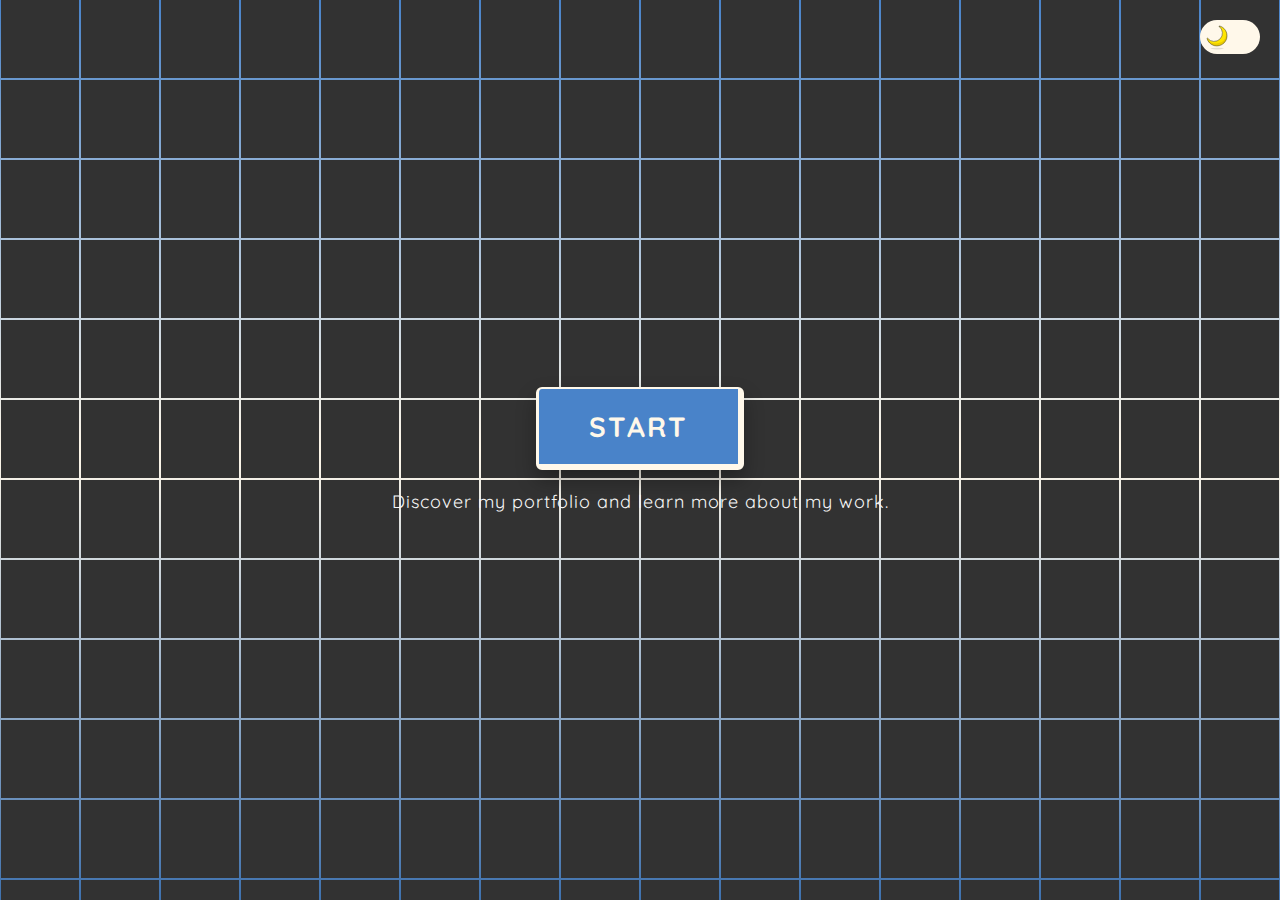
<file: index.html>
<!DOCTYPE html>
<html lang="en" >
<head>
  <meta charset="UTF-8">
  <title>Start Button</title>
  <link rel="stylesheet" href="style.css">

</head>
<body class="dark-theme">
<section>
    <span></span>
    <span></span>
    <span></span>
    <span></span>
    <span></span>
    <span></span>
    <span></span>
    <span></span>
    <span></span>
    <span></span>
    <span></span>
    <span></span>
    <span></span>
    <span></span>
    <span></span>
    <span></span>
    <span></span>
    <span></span>
    <span></span>
    <span></span>
    <span></span>
    <span></span>
    <span></span>
    <span></span>
    <span></span>
    <span></span>
    <span></span>
    <span></span>
    <span></span>
    <span></span>
    <span></span>
    <span></span>
    <span></span>
    <span></span>
    <span></span>
    <span></span>
    <span></span>
    <span></span>
    <span></span>
    <span></span>
    <span></span>
    <span></span>
    <span></span>
    <span></span>
    <span></span>
    <span></span>
    <span></span>
    <span></span>
    <span></span>
    <span></span>
    <span></span>
    <span></span>
    <span></span>
    <span></span>
    <span></span>
    <span></span>
    <span></span>
    <span></span>
    <span></span>
    <span></span>
    <span></span>
    <span></span>
    <span></span>
    <span></span>
    <span></span>
    <span></span>
    <span></span>
    <span></span>
    <span></span>
    <span></span>
    <span></span>
    <span></span>
    <span></span>
    <span></span>
    <span></span>
    <span></span>
    <span></span>
    <span></span>
    <span></span>
    <span></span>
    <span></span>
    <span></span>
    <span></span>
    <span></span>
    <span></span>
    <span></span>
    <span></span>
    <span></span>
    <span></span>
    <span></span>
    <span></span>
    <span></span>
    <span></span>
    <span></span>
    <span></span>
    <span></span>
    <span></span>
    <span></span>
    <span></span>
    <span></span>
    <span></span>
    <span></span>
    <span></span>
    <span></span>
    <span></span>
    <span></span>
    <span></span>
    <span></span>
    <span></span>
    <span></span>
    <span></span>
    <span></span>
    <span></span>
    <span></span>
    <span></span>
    <span></span>
    <span></span>
    <span></span>
    <span></span>
    <span></span>
    <span></span>
    <span></span>
    <span></span>
    <span></span>
    <span></span>
    <span></span>
    <span></span>
    <span></span>
    <span></span>
    <span></span>
    <span></span>
    <span></span>
    <span></span>
    <span></span>
    <span></span>
    <span></span>
    <span></span>
    <span></span>
    <span></span>
    <span></span>
    <span></span>
    <span></span>
    <span></span>
    <span></span>
    <span></span>
    <span></span>
    <span></span>
    <span></span>
    <span></span>
    <span></span>
    <span></span>
    <span></span>
    <span></span>
    <span></span>
    <span></span>
    <span></span>
    <span></span>
    <span></span>
    <span></span>
    <span></span>
    <span></span>
    <span></span>
    <span></span>
    <span></span>
    <span></span>
    <span></span>
    <span></span>
    <span></span>
    <span></span>
    <span></span>
    <span></span>
    <span></span>
    <span></span>
    <span></span>
    <span></span>
    <span></span>
    <span></span>
    <span></span>
    <span></span>
    <span></span>
    <span></span>
    <span></span>
    <span></span>
    <span></span>
    <span></span>
    <span></span>
    <span></span>
    <span></span>
    <span></span>
    <span></span>
    <span></span>
    <span></span>
    <span></span>
    <span></span>
    <span></span>
    <span></span>
    <span></span>
    <span></span>
    <span></span>
    <span></span>
    <span></span>
    <span></span>
    <span></span>
    <span></span>
    <span></span>
    <span></span>
    <span></span>
    <span></span>
    <span></span>
    <span></span>
    <span></span>
    <span></span>
    <span></span>
    <span></span>
    <span></span>
    <span></span>
    <span></span>
    <span></span>
    <span></span>
    <span></span>
    <span></span>
    <span></span>
    <span></span>
    <span></span>
    <span></span>
    <span></span>
    <span></span>
    <span></span>
    <span></span>
    <span></span>
    <span></span>
    <span></span>
    <span></span>
    <span></span>
    <span></span>
    <span></span>
    <span></span>
    <span></span>
    <span></span>
    <span></span>
    <span></span>
    <span></span>
    <span></span>
    <span></span>
    <span></span>
    <span></span>
    <span></span>
    <span></span>
    <span></span>
    <span></span>
    <span></span>
    <span></span>
    <span></span>
    <span></span>
    <span></span>
    <span></span>
    <span></span>
    <span></span>
    <span></span>
    <span></span>
    <span></span>
    <span></span>
    <span></span>
    <span></span>
    <span></span>
    <span></span>
    <span></span>
    <span></span>
    <span></span>
    <span></span>
    <span></span>
    <span></span>
    <span></span>
    <span></span>
    <span></span>
    <span></span>
    <span></span>
    <span></span>
    <span></span>
    <span></span>
    <span></span>
    <span></span>
    <span></span>
    <span></span>
    <span></span>
    <span></span>
    <span></span>
    <span></span>
    <span></span>
    <span></span>
    <span></span>
    <span></span>
    <span></span>
    <span></span>
    <span></span>
    <span></span>
    <span></span>
    <span></span>
    <span></span>
    <span></span>
    <span></span>
    <span></span>
    <span></span>
    <span></span>
    <span></span>
    <span></span>
    <span></span>
    <span></span>
    <span></span>
    <span></span>
    <span></span>
    <span></span>
    <span></span>
    <span></span>
    <span></span>
    <span></span>
    <span></span>
    <span></span>
    <span></span>
    <span></span>
    <span></span>
    <span></span>
    <span></span>
    <span></span>
    <span></span>
    <span></span>
    <span></span>
    <span></span>
    <span></span>
    <span></span>
    <span></span>
    <span></span>
    <span></span>
    <span></span>
    <span></span>
    <span></span>
    <span></span>
    <span></span>
    <span></span>
    <span></span>
    <span></span>
    <span></span>
    <span></span>
    <span></span>
    <span></span>
    <span></span>
    <span></span>
    <span></span>
    <span></span>
    <span></span>
    <span></span>
    <span></span>
    <span></span>
    <span></span>
    <span></span>
    <span></span>
    <span></span>
    <span></span>
    <span></span>
    <span></span>
    <span></span>
    <span></span>
    <span></span>
    <span></span>
    <span></span>
    <span></span>
    <span></span>
    <span></span>
    <span></span>
    <span></span>
    <span></span>
    <span></span>
    <span></span>
    <span></span>
    <span></span>
    <span></span>
    <span></span>
    <span></span>
    <span></span>
    <span></span>
    <span></span>
    <span></span>
    <span></span>
    <span></span>
    <span></span>
    <span></span>
    <span></span>
    <span></span>
    <span></span>
    <span></span>
    <span></span>
    <span></span>
    <span></span>
    <span></span>
    <span></span>
    <span></span>
    <span></span>
    <span></span>
    <span></span>
    <span></span>
    <span></span>
    <span></span>
    <span></span>
    <span></span>
    <span></span>
    <span></span>
    <span></span>
    <span></span>
    <span></span>
    <span></span>
    <span></span>
    <span></span>
    <span></span>
    <span></span>
    <span></span>
    <span></span>
    <span></span>
    <span></span>
    <span></span>
    <span></span>
    <span></span>
    <span></span>
    <span></span>
    <span></span>
    <span></span>
    <span></span>
    <span></span>
    <span></span>
    <span></span>
    <span></span>
    <span></span>
    <span></span>
    <span></span>
    <span></span>
    <span></span>
    <span></span>
    <span></span>
    <span></span>
    <span></span>
    <span></span>
    <span></span>
    <span></span>
    <span></span>
    <span></span>
    <span></span>
    <span></span>
    <span></span>
    <span></span>
    <span></span>
    <span></span>
    <span></span>
    <span></span>
    <span></span>
    <span></span>
    <span></span>
    <span></span>
    <span></span>
    <span></span>
    <span></span>
    <span></span>
    <span></span>
    <span></span>
    <span></span>
    <span></span>
    <span></span>
    <span></span>
    <span></span>
    <span></span>
    <span></span>
    <span></span>
    <span></span>
    <span></span>
    <span></span>
    <span></span>
    <span></span>
    <span></span>
    <span></span>
    <span></span>
    <span></span>
    <span></span>
    <span></span>
    <span></span>
    <span></span>
    <span></span>
    <span></span>
    <span></span>
    <span></span>
    <span></span>
    <span></span>
    <span></span>
    <span></span>
    <span></span>
    <span></span>
    <span></span>
    <span></span>
    <span></span>
    <span></span>
    <span></span>
    <span></span>
    <span></span>
    <span></span>
    <span></span>
    <span></span>
    <span></span>
    <span></span>
    <span></span>
    <span></span>
    <span></span>
    <span></span>
    <span></span>
    <span></span>
    <span></span>
    <span></span>
    <span></span>
    <span></span>
    <span></span>
    <span></span>
    <span></span>
    <span></span>
    <span></span>
    <span></span>
    <span></span>
    <span></span>
    <span></span>
    <span></span>
    <span></span>
    <span></span>
    <span></span>
    <span></span>
    <span></span>
    <span></span>
    <span></span>
    <span></span>
    <span></span>
    <span></span>
    <span></span>
    <span></span>
    <span></span>
    <span></span>
    <span></span>
    <span></span>
    <span></span>
    <span></span>
    <span></span>
    <span></span>
    <span></span>
    <span></span>
    <span></span>
    <span></span>
    <span></span>
    <span></span>
    <span></span>
    <span></span>
    <span></span>
    <span></span>
    <span></span>
    <span></span>
    <span></span>
    <span></span>
    <span></span>
    <span></span>
    <span></span>
    <span></span>
    <span></span>
    <span></span>
    <span></span>
    <span></span>
    <span></span>
    <span></span>
    <span></span>
    <span></span>
    <span></span>
    <span></span>
    <span></span>
    <span></span>
    <span></span>
    <span></span>
    <span></span>
    <span></span>
    <span></span>
    <span></span>
    <span></span>
    <span></span>
    <span></span>
    <span></span>
    <span></span>
    <span></span>
    <span></span>
    <span></span>
    <span></span>
    <span></span>
    <span></span>
    <span></span>
    <span></span>
    <span></span>
    <span></span>
    <span></span>
    <span></span>
    <span></span>
    <span></span>
    <span></span>
    <span></span>
    <span></span>
    <span></span>
    <span></span>
    <span></span>
    <span></span>
    <span></span>
    <span></span>
    <span></span>
    <span></span>
    <span></span>
    <span></span>
    <span></span>
    <span></span>
    <span></span>
    <span></span>
    <span></span>
    <span></span>
    <span></span>
    <span></span>
    <span></span>
    <span></span>
    <span></span>
    <span></span>
    <span></span>
    <span></span>
    <span></span>
    <span></span>
    <span></span>
    <span></span>
    <span></span>
    <span></span>
    <span></span>
    <span></span>
    <span></span>
    <span></span>
    <span></span>
    <span></span>
    <span></span>
    <span></span>
    <span></span>
    <span></span>
    <span></span>
    <span></span>
    <span></span>
    <span></span>
    <span></span>
    <span></span>
    <span></span>
    <span></span>
    <span></span>
    <span></span>
    <span></span>
    <span></span>
    <span></span>
    <span></span>
    <span></span>
    <span></span>
    <span></span>
    <span></span>
    <span></span>
    <span></span>
    <span></span>
    <span></span>
    <span></span>
    <span></span>
    <span></span>
    <span></span>
    <span></span>
    <span></span>
    <span></span>
    <span></span>
    <span></span>
    <span></span>
    <span></span>
    <span></span>
    <span></span>
    <span></span>
    <span></span>
    <span></span>
    <span></span>
    <span></span>
    <span></span>
    <span></span>
    <span></span>
    <span></span>
    <span></span>
    <span></span>
    <span></span>
    <span></span>
    <span></span>
    <span></span>
    <span></span>
    <span></span>
    <span></span>
    <span></span>
    <span></span>
    <span></span>
    <span></span>
    <span></span>
    <span></span>
    <span></span>
    <span></span>
    <span></span>
    <span></span>
    <span></span>
    <span></span>
    <span></span>
    <span></span>
    <span></span>
    <span></span>
    <span></span>
    <span></span>
    <span></span>
    <span></span>
    <span></span>
    <span></span>
    <span></span>
    <span></span>
    <span></span>
    <span></span>
    <span></span>
    <span></span>
    <span></span>
    <span></span>
    <span></span>
    <span></span>
    <span></span>
    <span></span>
    <span></span>
    <span></span>
    <span></span>
    <span></span>
    <span></span>
    <span></span>
    <span></span>
    <span></span>
    <span></span>
    <span></span>
    <span></span>
    <span></span>
    <span></span>
    <span></span>
    <span></span>
    <span></span>
    <span></span>
    <span></span>
    <span></span>
    <span></span>
    <span></span>
    <span></span>
    <span></span>
    <span></span>
    <span></span>
    <span></span>
    <span></span>
    <span></span>
    <span></span>
    <span></span>
    <span></span>
    <span></span>
    <span></span>
    <span></span>
    <span></span>
    <span></span>
    <span></span>
    <span></span>
    <span></span>
    <span></span>
    <span></span>
    <span></span>
    <span></span>
    <span></span>
    <span></span>
    <span></span>
    <span></span>
    <span></span>
    <span></span>
    <span></span>
    <span></span>
    <span></span>
    <span></span>
    <span></span>
    <span></span>
    <span></span>
    <span></span>
    <span></span>
    <span></span>
    <span></span>
    <span></span>
    <span></span>
    <span></span>
    <span></span>
    <span></span>
    <span></span>
    <span></span>
    <span></span>
    <span></span>
    <span></span>
    <span></span>
    <span></span>
    <span></span>
    <span></span>
    <span></span>
    <span></span>
    <span></span>
    <span></span>
    <span></span>
    <span></span>
    <span></span>
    <span></span>
    <span></span>
    <span></span>
    <span></span>
    <span></span>
    <span></span>
    <span></span>
    <span></span>
    <span></span>
    <span></span>
    <span></span>
    <span></span>
    <span></span>
    <span></span>
    <span></span>
    <span></span>
    <span></span>
    <span></span>
    <span></span>
    <span></span>
    <span></span>
    <span></span>
    <span></span>
    <span></span>
    <span></span>
    <span></span>
    <span></span>
    <span></span>
    <span></span>
    <span></span>
    <span></span>
    <span></span>
    <span></span>
    <span></span>
    <span></span>
    <span></span>
    <span></span>
    <span></span>
    <span></span>
    <span></span>
    <span></span>
    <span></span>
    <span></span>
    <span></span>
    <span></span>
    <span></span>
    <span></span>
    <span></span>
    <span></span>
    <span></span>
    <span></span>
    <span></span>
    <span></span>
    <span></span>
    <span></span>
    <span></span>
    <span></span>
    <span></span>
    <span></span>
    <span></span>
    <span></span>
    <span></span>
    <span></span>
    <span></span>
    <span></span>
    <span></span>
    <span></span>
    <span></span>
    <span></span>
    <span></span>
    <span></span>
    <span></span>
    <span></span>
    <span></span>
    <span></span>
    <span></span>
    <span></span>
    <span></span>
    <span></span>
    <span></span>
    <span></span>
    <span></span>
    <span></span>
    <span></span>
    <span></span>
    <span></span>
    <span></span>
    <span></span>
    <span></span>
    <span></span>
    <span></span>
    <span></span>
    <span></span>
    <span></span>
    <span></span>
    <span></span>
    <span></span>
    <span></span>
    <span></span>
    <span></span>
    <span></span>
    <span></span>
    <span></span>
    <span></span>
    <span></span>
    <span></span>
    <span></span>
    <span></span>
    <span></span>
    <span></span>
    <span></span>
    <span></span>
    <span></span>
    <span></span>
    <span></span>
    <span></span>
    <span></span>
    <span></span>
    <span></span>
    <span></span>
    <span></span>
    <span></span>
    <span></span>
    <span></span>
    <span></span>
    <span></span>
    <span></span>
    <span></span>
    <span></span>
    <span></span>
    <span></span>
    <span></span>
    <span></span>
    <span></span>
    <span></span>
    <span></span>
    <span></span>
    <span></span>
    <span></span>
    <span></span>
    <span></span>
    <span></span>
    <span></span>
    <span></span>
    <span></span>
    <span></span>
    <span></span>
    <span></span>
    <span></span>
    <span></span>
    <span></span>
    <span></span>
    <span></span>
    <span></span>
    <span></span>
    <span></span>
    <span></span>
    <span></span>
    <span></span>
    <span></span>
    <span></span>
    <span></span>
    <span></span>
    <span></span>
    <span></span>
    <span></span>
    <span></span>
    <span></span>
    <span></span>
    <span></span>
    <span></span>
    <span></span>
    <span></span>
    <span></span>
    <span></span>
    <span></span>
    <span></span>
    <span></span>
    <span></span>
    <span></span>
    <span></span>
    <span></span>
    <span></span>
    <span></span>
    <span></span>
    <span></span>
    <span></span>
    <span></span>
    <span></span>
    <span></span>
    <span></span>
    <span></span>
    <span></span>
    <span></span>
    <span></span>
    <span></span>
    <span></span>
    <span></span>
    <span></span>
    <span></span>
    <span></span>
    <span></span>
    <span></span>
    <span></span>
    <span></span>
    <span></span>
    <span></span>
    <span></span>
    <span></span>
    <span></span>
    <span></span>
    <span></span>
    <span></span>
    <span></span>
    <span></span>
    <span></span>
    <span></span>
    <span></span>
    <span></span>
    <span></span>
    <span></span>
    <span></span>
    <span></span>
    <span></span>
    <span></span>
    <span></span>
    <span></span>
    <span></span>
    <span></span>
    <span></span>
    <span></span>
    <span></span>
    <span></span>
    <span></span>
    <span></span>
    <span></span>
    <span></span>
    <span></span>
    <span></span>
    <span></span>
    <span></span>
    <span></span>
    <span></span>
    <span></span>
    <span></span>
    <span></span>
    <span></span>
    <span></span>
    <span></span>
    <span></span>
    <span></span>
    <span></span>
    <span></span>
    <span></span>
    <span></span>
    <span></span>
    <span></span>
    <span></span>
    <span></span>
    <span></span>
    <span></span>
    <span></span>
    <span></span>
    <span></span>
    <span></span>
    <span></span>
    <span></span>
    <span></span>
    <span></span>
    <span></span>
    <span></span>
    <span></span>
    <span></span>
    <span></span>
    <span></span>
    <span></span>
    <span></span>
    <span></span>
    <span></span>
    <span></span>
    <span></span>
    <span></span>
    <span></span>
    <span></span>
    <span></span>
    <span></span>
    <span></span>
    <span></span>
    <span></span>
    <span></span>
    <span></span>
    <span></span>
    <span></span>
    <span></span>
    <span></span>
    <span></span>
    <span></span>
    <span></span>
    <span></span>
    <span></span>
    <span></span>
    <span></span>
    <span></span>
    <span></span>
    <span></span>
    <span></span>
    <span></span>
    <span></span>
    <span></span>
    <span></span>
    <span></span>
    <span></span>
    <span></span>
    <span></span>
    <span></span>
    <span></span>
    <span></span>
    <span></span>
    <span></span>
    <span></span>
    <span></span>
    <span></span>
    <span></span>
    <span></span>
    <span></span>
    <span></span>
    <span></span>
    <span></span>
    <span></span>
    <span></span>
    <span></span>
    <span></span>
    <span></span>
    <span></span>
    <span></span>
    <span></span>
    <span></span>
    <span></span>
    <span></span>
    <span></span>
    <span></span>
    <span></span>
    <span></span>
    <span></span>
    <span></span>
    <span></span>
    <span></span>
    <span></span>
    <span></span>
    <span></span>
    <span></span>
    <span></span>
    <span></span>
    <span></span>
    <span></span>
    <span></span>
    <span></span>
    <span></span>
    <span></span>
    <span></span>
    <span></span>
    <span></span>
    <span></span>
    <span></span>
    <span></span>
    <span></span>
    <span></span>
    <span></span>
    <span></span>
    <span></span>
    <span></span>
    <span></span>
    <span></span>
    <span></span>
    <span></span>
    <span></span>
    <span></span>
    <span></span>
    <span></span>
    <span></span>
    <span></span>
    <span></span>
    <span></span>
    <span></span>
    <span></span>
    <span></span>
    <span></span>
    <span></span>
    <span></span>
    <span></span>
    <span></span>
    <span></span>
    <span></span>
    <span></span>
    <span></span>
    <span></span>
    <span></span>
    <span></span>
    <span></span>
    <span></span>
    <span></span>
    <span></span>
    <span></span>
    <span></span>
    <span></span>
    <span></span>
    <span></span>
    <span></span>
    <span></span>
    <span></span>
    <span></span>
    <span></span>
    <span></span>
    <span></span>
    <span></span>
    <span></span>
    <span></span>
    <span></span>
    <span></span>
    <span></span>
    <span></span>
    <span></span>
    <span></span>
    <span></span>
    <span></span>
    <span></span>
    <span></span>
    <span></span>
    <span></span>
    <span></span>
    <span></span>
    <span></span>
    <span></span>
    <span></span>
    <span></span>
    <span></span>
    <span></span>
    <span></span>
    <span></span>
    <span></span>
    <span></span>
    <span></span>
    <span></span>
    <span></span>
    <span></span>
    <span></span>
    <span></span>
    <span></span>
    <span></span>
    <span></span>
    <span></span>
    <span></span>
    <span></span>
    <span></span>
    <span></span>
    <span></span>
    <span></span>
    <span></span>
    <span></span>
    <span></span>
    <span></span>
    <span></span>
    <span></span>
    <span></span>
    <span></span>
    <span></span>
    <span></span>
    <span></span>
    <span></span>
    <span></span>
    <span></span>
    <span></span>
    <span></span>
    <span></span>
    <span></span>
    <span></span>
    <span></span>
    <span></span>
    <span></span>
    <span></span>
    <span></span>
    <span></span>
    <span></span>
    <span></span>
    <span></span>
    <span></span>
    <span></span>
    <span></span>
    <span></span>
    <span></span>
    <span></span>
    <span></span>
    <span></span>
    <span></span>
    <span></span>
    <span></span>
    <span></span>
    <span></span>
    <span></span>
    <span></span>
    <span></span>
    <span></span>
    <span></span>
    <span></span>
    <span></span>
    <span></span>
    <span></span>
    <span></span>
    <span></span>
    <span></span>
    <span></span>
    <span></span>
    <span></span>
    <span></span>
    <span></span>
    <span></span>
    <span></span>
    <span></span>
    <span></span>
    <span></span>
    <span></span>
    <span></span>
    <span></span>
    <span></span>
    <span></span>
    <span></span>
    <span></span>
    <span></span>
    <span></span>
    <span></span>
    <span></span>
    <span></span>
    <span></span>
    <span></span>
    <span></span>
    <span></span>
    <span></span>
    <span></span>
    <span></span>
    <span></span>
    <span></span>
    <span></span>
    <span></span>
    <span></span>
    <span></span>
    <span></span>
    <span></span>
    <span></span>
    <span></span>
    <span></span>
    <span></span>
    <span></span>
    <span></span>
    <span></span>
    <span></span>
    <span></span>
    <span></span>
    <span></span>
    <span></span>
    <span></span>
    <span></span>
    <span></span>
    <span></span>
    <span></span>
    <span></span>
    <span></span>
    <span></span>
    <span></span>
    <span></span>
    <span></span>
    <span></span>
    <span></span>
    <span></span>
    <span></span>
    <span></span>
    <span></span>
    <span></span>
    <span></span>
    <span></span>
    <span></span>
    <span></span>
    <span></span>
    <span></span>
    <span></span>
    <span></span>
    <span></span>
    <span></span>
    <span></span>
    <span></span>
    <span></span>
    <span></span>
    <span></span>
    <span></span>
    <span></span>
    <span></span>
    <span></span>
    <span></span>
    <span></span>
    <span></span>
    <span></span>
    <span></span>
    <span></span>
    <span></span>
    <span></span>
    <span></span>
    <span></span>
    <span></span>
    <span></span>
    <span></span>
    <span></span>
    <span></span>
    <span></span>
    <span></span>
    <span></span>
    <span></span>
    <span></span>
    <span></span>
    <span></span>
    <span></span>
    <span></span>
    <span></span>
    <span></span>
    <span></span>
    <span></span>
    <span></span>
    <span></span>
    <span></span>
    <span></span>
    <span></span>
    <span></span>
    <span></span>
    <span></span>
    <span></span>
    <span></span>
    <span></span>
    <span></span>
    <span></span>
    <span></span>
    <span></span>
    <span></span>
    <span></span>
    <span></span>
    <span></span>
    <span></span>
    <span></span>
    <span></span>
    <span></span>
    <span></span>
    <span></span>
    <span></span>
    <span></span>
    <span></span>
    <span></span>
    <span></span>
    <span></span>
    <span></span>
    <span></span>
    <span></span>
    <span></span>
    <span></span>
    <span></span>
    <span></span>
    <span></span>
    <span></span>
    <span></span>
    <span></span>
    <span></span>
    <span></span>
    <span></span>
    <span></span>
    <span></span>
    <span></span>
    <span></span>
    <span></span>
    <span></span>
    <span></span>
    <span></span>
    <span></span>
    <span></span>
    <span></span>
    <span></span>
    <span></span>
    <span></span>
    <span></span>
    <span></span>
    <span></span>
    <span></span>
    <span></span>
    <span></span>
    <span></span>
    <span></span>
    <span></span>
    <span></span>
    <span></span>
    <span></span>
    <span></span>
    <span></span>
    <span></span>
    <span></span>
    <span></span>
    <span></span>
    <span></span>
    <span></span>
    <span></span>
    <span></span>
    <span></span>
    <span></span>
    <span></span>
    <span></span>
    <span></span>
    <span></span>
    <span></span>
    <span></span>
    <span></span>
    <span></span>
    <span></span>
    <span></span>
    <span></span>
    <span></span>
    <span></span>
    <span></span>
    <span></span>
    <span></span>
    <span></span>
    <span></span>
    <span></span>
    <span></span>
    <span></span>
    <span></span>
    <span></span>
    <span></span>
    <span></span>
    <span></span>
    <span></span>
    <span></span>
    <span></span>
    <span></span>
    <span></span>
    <span></span>
    <span></span>
    <span></span>
    <span></span>
    <span></span>
    <span></span>
    <span></span>
    <span></span>
    <span></span>
    <span></span>
    <span></span>
    <span></span>
    <span></span>
    <span></span>
    <span></span>
    <span></span>
    <span></span>
    <span></span>
    <span></span>
    <span></span>
    <span></span>
    <span></span>
    <span></span>
    <span></span>
    <span></span>
    <span></span>
    <span></span>
    <span></span>
    <span></span>
    <span></span>
    <span></span>
    <span></span>
    <span></span>
    <span></span>
    <span></span>
    <span></span>
    <span></span>
    <span></span>
    <span></span>
    <span></span>
    <span></span>
    <span></span>
    <span></span>
    <span></span>
    <span></span>
    <span></span>
    <span></span>
    <span></span>
    <span></span>
    <span></span>
    <span></span>
    <span></span>
    <span></span>
    <span></span>
    <span></span>
    <span></span>
    <span></span>
    <span></span>
    <span></span>
    <span></span>
    <span></span>
    <span></span>
    <span></span>
    <span></span>
    <span></span>
    <span></span>
    <span></span>
    <span></span>
    <span></span>
    <span></span>
    <span></span>
    <span></span>
    <span></span>
    <span></span>
    <span></span>
    <span></span>
    <span></span>
    <span></span>
    <span></span>
    <span></span>
    <span></span>
    <span></span>
    <span></span>
    <span></span>
    <span></span>
    <span></span>
    <span></span>
    <span></span>
    <span></span>
    <span></span>
    <span></span>
    <span></span>
    <span></span>
    <span></span>
    <span></span>
    <span></span>
    <span></span>
    <span></span>
    <span></span>
    <span></span>
    <span></span>
    <span></span>
    <span></span>
    <span></span>
    <span></span>
    <span></span>
    <span></span>
    <span></span>
    <span></span>
    <span></span>
    <span></span>
    <span></span>
    <span></span>
    <span></span>
    <span></span>
    <span></span>
    <span></span>
    <span></span>
    <span></span>
    <span></span>
    <span></span>
    <span></span>
    <span></span>
    <span></span>
    <span></span>
    <span></span>
    <span></span>
    <span></span>
    <span></span>
    <span></span>
    <span></span>
    <span></span>
    <span></span>
    <span></span>
    <span></span>
    <span></span>
    <span></span>
    <span></span>
    <span></span>
    <span></span>
    <span></span>
    <span></span>
    <span></span>
    <span></span>
    <span></span>
    <span></span>
    <span></span>
    <span></span>
    <span></span>
    <span></span>
    <span></span>
    <span></span>
    <span></span>
    <span></span>
    <span></span>
    <span></span>
    <span></span>
    <span></span>
    <span></span>
    <span></span>
    <span></span>
    <span></span>
    <span></span>
    <span></span>
    <span></span>
    <span></span>
    <span></span>
    <span></span>
    <span></span>
    <span></span>
    <span></span>
    <span></span>
    <span></span>
    <span></span>
    <span></span>
    <span></span>
    <span></span>
    <span></span>
    <span></span>
    <span></span>
    <span></span>
    <span></span>
    <span></span>
    <span></span>
    <span></span>
    <span></span>
    <span></span>
    <span></span>
    <span></span>
    <span></span>
    <span></span>
    <span></span>
    <span></span>
    <span></span>
    <span></span>
    <span></span>
    <span></span>
    <span></span>
    <span></span>
    <span></span>
    <span></span>
    <span></span>
    <span></span>
    <span></span>
    <span></span>
    <span></span>
    <span></span>
    <span></span>
    <span></span>
    <span></span>
    <span></span>
    <span></span>
    <span></span>
    <span></span>
    <span></span>
    <span></span>
    <span></span>
    <span></span>
    <span></span>
    <span></span>
    <span></span>
    <span></span>
    <span></span>
    <span></span>
    <span></span>
    <span></span>
    <span></span>
    <span></span>
    <span></span>
    <span></span>
    <span></span>
    <span></span>
    <span></span>
    <span></span>
    <span></span>
    <span></span>
    <span></span>
    <span></span>
    <span></span>
    <span></span>
    <span></span>
    <span></span>
    <span></span>
    <span></span>
    <span></span>
    <span></span>
    <span></span>
    <span></span>
    <span></span>
    <span></span>
    <span></span>
    <span></span>
    <span></span>
    <span></span>
    <div class="start-container">
      <a href="home.html" class="start-btn">Start</a>
      <p class="start-text">Discover my portfolio and learn more about my work.</p>
    </div>
      <!-- Toggle Switch untuk Tema -->

  </section>  
  <label class="theme-switch" data-aos="fade-left">
    <input type="checkbox" id="theme-toggle" />
    <span class="slider"></span>
  </label>
  <!-- JavaScript untuk Toggle Theme -->
    <script>
      const themeToggle = document.getElementById('theme-toggle');
      const body = document.body;
  
      // Periksa localStorage untuk tema yang tersimpan
      const currentTheme = localStorage.getItem('theme');
      if (currentTheme) {
        body.classList.add(currentTheme);
  
        // Jika tema yang tersimpan adalah light-theme, centang kotak centang
        if (currentTheme === 'light-theme') {
          themeToggle.checked = true;
        }
      }
  
      // Tambahkan event listener untuk toggle switch
      themeToggle.addEventListener('change', () => {
        if (themeToggle.checked) {
          body.classList.remove('dark-theme');
          body.classList.add('light-theme');
          localStorage.setItem('theme', 'light-theme'); // Simpan preferensi pengguna
        } else {
          body.classList.remove('light-theme');
          body.classList.add('dark-theme');
          localStorage.setItem('theme', 'dark-theme'); // Simpan preferensi pengguna
        }
      });
    </script>
</body>
</html>
</file>
<file: style.css>
/* Font import and global reset */
@import url("https://fonts.googleapis.com/css2?family=Quicksand:wght@300;400;500;600;700&display=swap");

/* Global reset */
* {
  margin: 0;
  padding: 0;
  box-sizing: border-box;
  font-family: "Quicksand", sans-serif;
}

/* Default styling menggunakan variabel CSS */
body {
  display: flex;
  justify-content: center;
  align-items: center;
  min-height: 100vh;
  background-color: var(--bg-color);
  color: var(--text-color);
  position: relative; /* Pastikan body punya posisi untuk toggle */
}

/* Section styles */
section {
  position: absolute;
  width: 100vw;
  height: 100vh;
  display: flex;
  justify-content: center;
  align-items: center;
  gap: 2px;
  flex-wrap: wrap;
  overflow: hidden;
}

/* Animated gradient effect */
section::before {
  content: "";
  position: absolute;
  width: 100%;
  height: 100%;
  background: linear-gradient(#4983c9, #fff8ea, #3f72af);
  animation: animate 5s linear infinite;
}

/* Animation keyframes */
@keyframes animate {
  0% {
    transform: translateY(-100%);
  }
  100% {
    transform: translateY(100%);
  }
}

/* Styling for individual spans */
section span {
  position: relative;
  display: block;
  width: calc(6.25vw - 2px);
  height: calc(6.25vw - 2px);
  background: var(--second-bg-color);
  z-index: 2;
  transition: 1.5s;
}

section span:hover {
  background: var(--main-color);
  transition: 0s;
}

  /* Start Button Styles */
.start-container {
  position: absolute;
  display: flex;
  justify-content: center;
  flex-direction: column;
  align-items: center;
  z-index: 3;
}

.start-btn {
  display: inline-block; /* Menjadikan tombol sebagai inline-block untuk menghindari efek inline default */
  padding: 20px 50px;
  background-color: var(--main-color);
  color: var(--other-color);
  border: none;
  border: 2px solid var(--other-color);
  border-top-width: 2px;
  border-left-width: 3px;
  border-bottom-width: 6px;
  border-right-width: 6px;
  border-radius: 6px;
  transition: border-bottom-width 0.3s ease;
  outline: none;
  cursor: pointer;
  font-size: 28px;  /* Membuat tombol lebih besar */
  font-weight: bold;
  text-transform: uppercase;
  letter-spacing: 2px;
  text-decoration: none; /* Menghilangkan garis bawah pada link */
  box-shadow: 0px 10px 20px rgba(0, 0, 0, 0.3);  /* Efek bayangan untuk tampilan 3D */
}

.start-btn:hover {
  transition: 2s ease;
  transform: rotateX(360deg);  /* Efek hover untuk tampilan 3D */
}

.start-text {
  margin-top: 20px;
  color: var(--text-color);
  font-size: 18px;
  font-weight: 400;
  text-align: center;
  letter-spacing: 1px;
}

/* Media queries for responsive design */
@media (max-width: 900px) {
  section span {
    width: calc(8vw - 2px);
    height: calc(8vw - 2px);
  }

  .start-btn {
    font-size: 22px;
    padding: 15px 40px;
  }

  .start-text {
    font-size: 16px;
  }
}

@media (max-width: 600px) {
  section span {
    width: calc(15vw - 2px);
    height: calc(15vw - 2px);
  }

  .start-btn {
    font-size: 18px;
    padding: 12px 35px;
  }

  .start-text {
    font-size: 14px;
  }
}

/* Tema Light */
body.light-theme {
  --text-color: #393e46;
  --bg-color: #fff8ea;
  --second-bg-color: #d7c0ae;
  --main-color: #3f72af;
  --other-color: #323232;
}

/* Tema Dark */
body.dark-theme {
  --text-color: #f6f6f6;
  --bg-color: #393e46;
  --second-bg-color: #323232;
  --main-color: #4983c9;
  --other-color: #fff8ea;
}

/* Tema Toggle Switch */
.theme-switch {
  position: fixed;
  top: 20px;
  right: 20px;
  display: flex;
  align-items: center;
  justify-content: center;
  width: 60px;
  height: 34px;
  z-index: 10; /* Pastikan z-index cukup tinggi */
}

.theme-switch input {
  opacity: 0;
  width: 0;
  height: 0;
}

.slider {
  position: absolute;
  cursor: pointer;
  top: 0;
  left: 0;
  right: 0;
  bottom: 0;
  background-color: var(--other-color);
  transition: 0.4s;
  border-radius: 34px;
}

.slider:before {
  position: absolute;
  content: "";
  height: 26px;
  width: 26px;
  left: 4px;
  bottom: 4px;
  background-image: url(../img/bulan.svg);
  background-size: cover;
  transition: 0.4s;
  border-radius: 50%;
}

input:checked + .slider {
  background-color: var(--main-color);
}

input:checked + .slider:before {
  background-image: url(../img/matahari.svg);
  transform: translateX(26px);
  background-size: cover;
}
</file>
